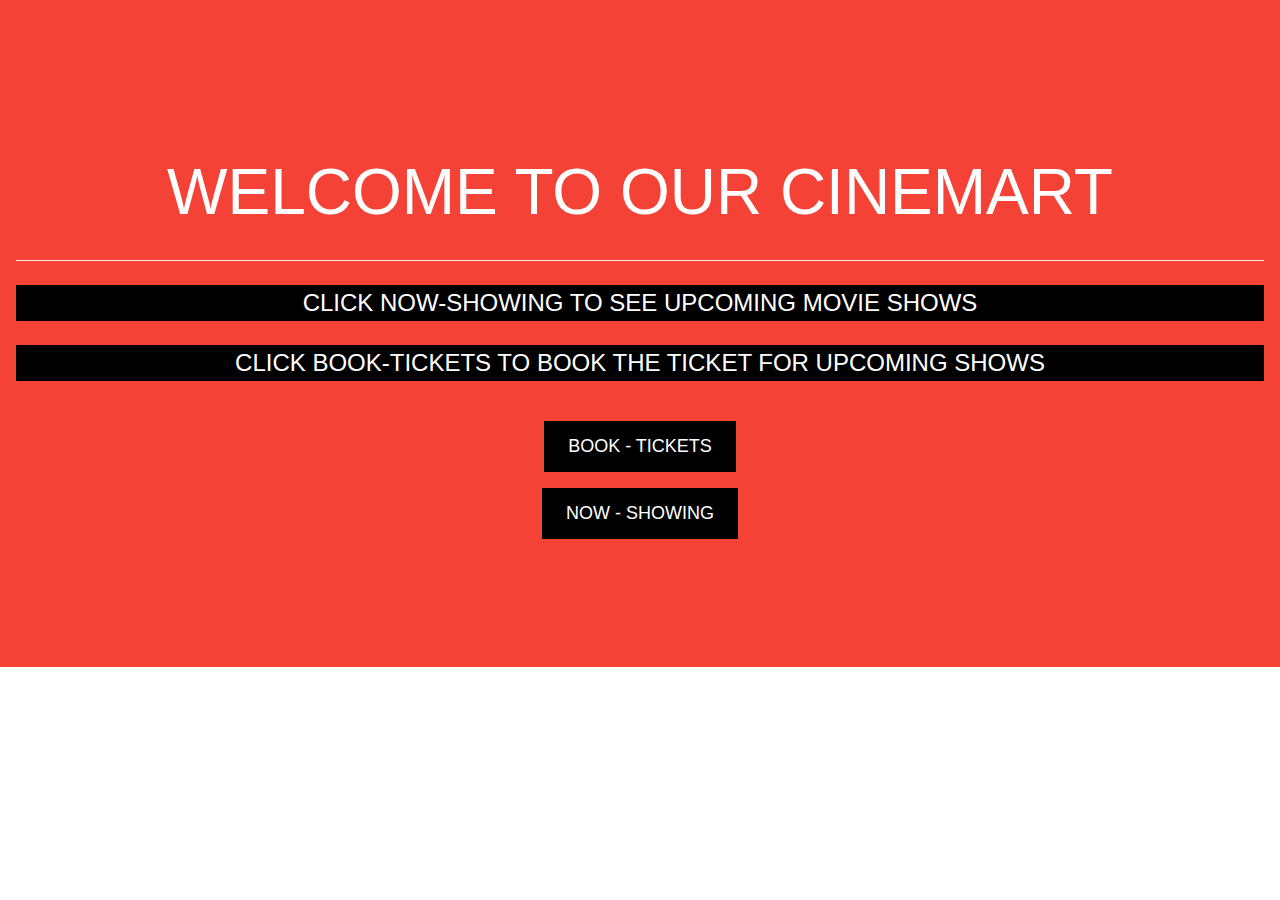
<file: index.html>
<!DOCTYPE html>
<html lang="en">
<head>
    <meta charset="UTF-8">
    <meta http-equiv="X-UA-Compatible" content="IE=edge">
    <meta name="viewport" content="width=device-width, initial-scale=1.0">
    
	<title>Home-Page</title>
    
	<link href="https://cdn.jsdelivr.net/npm/bootstrap@5.3.0-alpha3/dist/css/bootstrap.min.css" rel="stylesheet" integrity="sha384-KK94CHFLLe+nY2dmCWGMq91rCGa5gtU4mk92HdvYe+M/SXH301p5ILy+dN9+nJOZ" crossorigin="anonymous">
	
	<link rel="stylesheet" href="https://www.w3schools.com/w3css/4/w3.css">
	
	<link rel="stylesheet" href="https://fonts.googleapis.com/css?family=Lato">
	
	<link rel="stylesheet" href="https://fonts.googleapis.com/css?family=Montserrat">
	
	<link rel="stylesheet" href="https://cdnjs.cloudflare.com/ajax/libs/font-awesome/4.7.0/css/font-awesome.min.css">
	<style>
		
	</style>
</head>
<body>

  <header class="w3-container w3-red w3-center" style="padding:128px 16px">
	<h1 class="w3-margin w3-jumbo ">WELCOME TO OUR CINEMART </h1> <hr>
	<p class="w3-xlarge w3-black">CLICK NOW-SHOWING TO SEE UPCOMING MOVIE SHOWS</p>
	<p class="w3-xlarge w3-black">CLICK BOOK-TICKETS TO BOOK THE TICKET FOR UPCOMING SHOWS</p>
	<button class="w3-button w3-black w3-padding-large w3-large w3-margin-top">
		<a style="text-decoration: none;" href="book_tickets.html">BOOK - TICKETS</a>
		</button>
	<br>
	<button class="w3-button w3-black w3-padding-large w3-large w3-margin-top">
		<a style="text-decoration: none;" href="now_showing.html">NOW - SHOWING</a></button>
  </header>
</body>
</html>
</file>
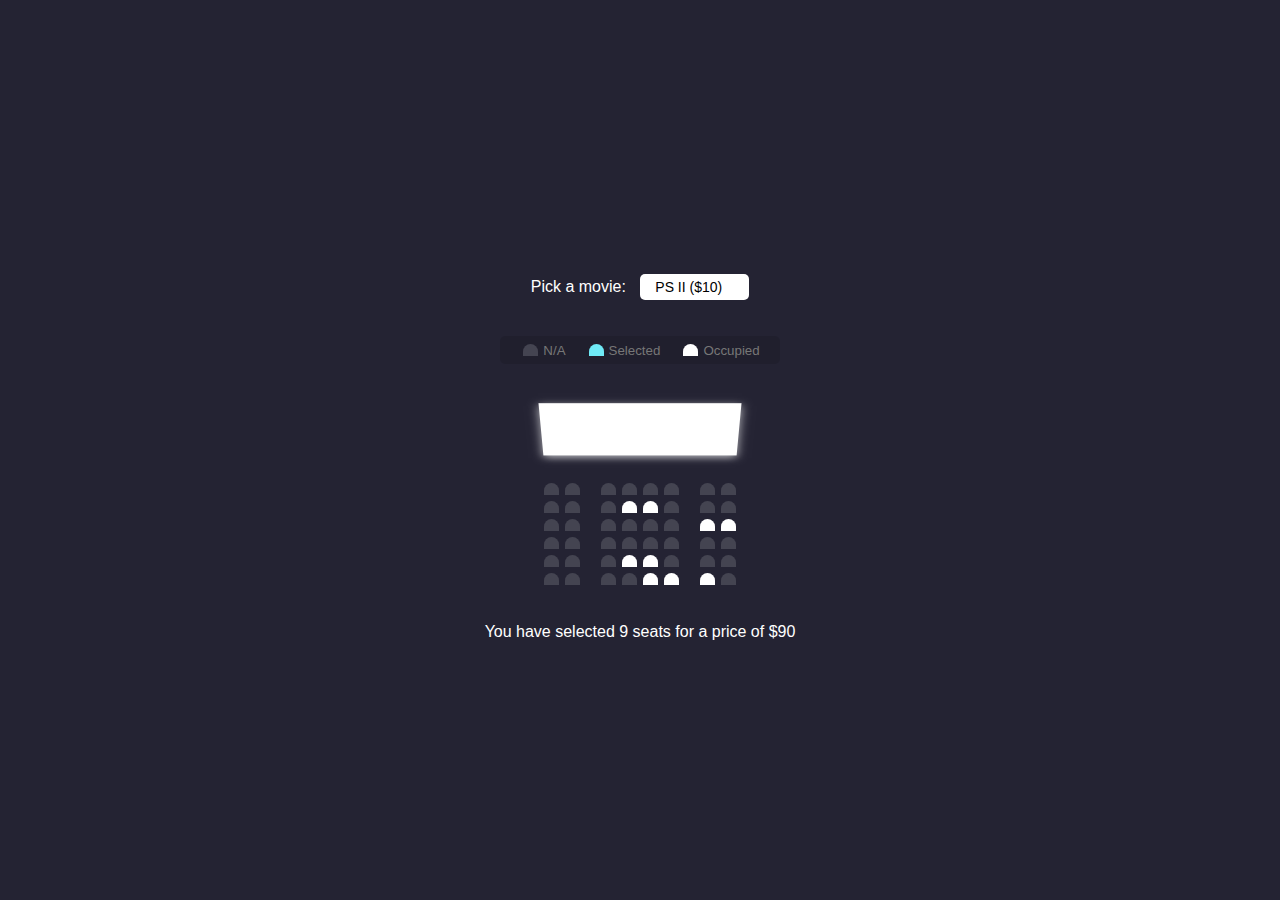
<file: book_tickets.html>
<!DOCTYPE html>
<html lang="en">

<head>
  <meta charset="UTF-8">
  <meta http-equiv="X-UA-Compatible" content="IE=edge">
  <meta name="viewport" content="width=device-width, initial-scale=1.0">

  <link rel="stylesheet" href="book_tickets.css">

  <title>Booking Tickets</title>
</head>

<body>
  <div class="movie-container">
    <label>Pick a movie:</label>
    <select class="form-control" id="movie">
      <option value="10">PS II ($10)</option>
      <option value="12">Love Again</option>
      <option value="8">Thunivu ($8)</option>
      <option value="9">Varisu ($9)</option>
    </select>
  </div>

  <ul class="showcase">
    <li>
      <div class="seat"></div>
      <small>N/A</small>
    </li>
    <li>
      <div class="seat selected"></div>
      <small>Selected</small>
    </li>
    <li>
      <div class="seat occupied"></div>
      <small>Occupied</small>
    </li>
  </ul>

  <div class="container">
    <div class="screen"></div>

    <div class="row">
      <div class="seat"></div>
      <div class="seat"></div>
      <div class="seat"></div>
      <div class="seat"></div>
      <div class="seat"></div>
      <div class="seat"></div>
      <div class="seat"></div>
      <div class="seat"></div>
    </div>
    <div class="row">
      <div class="seat"></div>
      <div class="seat"></div>
      <div class="seat"></div>
      <div class="seat occupied"></div>
      <div class="seat occupied"></div>
      <div class="seat"></div>
      <div class="seat"></div>
      <div class="seat"></div>
    </div>
    <div class="row">
      <div class="seat"></div>
      <div class="seat"></div>
      <div class="seat"></div>
      <div class="seat"></div>
      <div class="seat"></div>
      <div class="seat"></div>
      <div class="seat occupied"></div>
      <div class="seat occupied"></div>
    </div>
    <div class="row">
      <div class="seat"></div>
      <div class="seat"></div>
      <div class="seat"></div>
      <div class="seat"></div>
      <div class="seat"></div>
      <div class="seat"></div>
      <div class="seat"></div>
      <div class="seat"></div>
    </div>
    <div class="row">
      <div class="seat"></div>
      <div class="seat"></div>
      <div class="seat"></div>
      <div class="seat occupied"></div>
      <div class="seat occupied"></div>
      <div class="seat"></div>
      <div class="seat"></div>
      <div class="seat"></div>
    </div>
    <div class="row">
      <div class="seat"></div>
      <div class="seat"></div>
      <div class="seat"></div>
      <div class="seat"></div>
      <div class="seat occupied"></div>
      <div class="seat occupied"></div>
      <div class="seat occupied"></div>
      <div class="seat"></div>
    </div>
  </div>

  <p class="text">
    You have selected 9 seats for a price of $90
  </p>
</body>

</html>
</file>
<file: book_tickets.css>
* {
  box-sizing: border-box;
}

body {
  background-color: #242333;
  color: #fff;
  display: flex;
  flex-direction: column;
  align-items: center;
  justify-content: center;
  height: 100vh;
  font-family: 'Lato', sans-serif;
  margin: 0;
}

.movie-container {
  margin: 20px 0;
}

.movie-container select {
  background-color: #fff;
  border: 0;
  border-radius: 5px;
  font-size: 14px;
  margin-left: 10px;
  padding: 5px 15px 5px 15px;
  -moz-appearance: none;
  -webkit-appearance: none;
  appearance: none;
}

.container {
  perspective: 1000px;
  margin-bottom: 30px;
}

.seat {
  background-color: #444451;
  height: 12px;
  width: 15px;
  margin: 3px;
  border-top-left-radius: 10px;
  border-top-right-radius: 10px;
}

.seat.selected {
  background-color: #6feaf6;
}

.seat.occupied {
  background-color: #fff;
}

.seat:nth-of-type(2) {
  margin-right: 18px;
}

.seat:nth-last-of-type(2) {
  margin-left: 18px;
}

.seat:not(.occupied):hover {
  cursor: pointer;
  transform: scale(1.2);
}

.showcase .seat:not(.occupied):hover {
  cursor: default;
  transform: scale(1);
}

.showcase {
  background: rgba(0, 0, 0, 0.1);
  padding: 5px 10px;
  border-radius: 5px;
  color: #777;
  list-style-type: none;
  display: flex;
  justify-content: space-between;
}

.showcase li {
  display: flex;
  align-items: center;
  justify-content: center;
  margin: 0 10px;
}

.showcase li small {
  margin-left: 2px;
}

.row {
  display: flex;
}

.screen {
  background-color: #fff;
  height: 70px;
  width: 100%;
  margin: 15px 0;
  transform: rotateX(-45deg);
  box-shadow: 0 3px 10px rgba(255, 255, 255, 0.7);
}

p.text {
  margin: 5px 0;
}

p.text span {
  color: #6feaf6;
}
</file>
